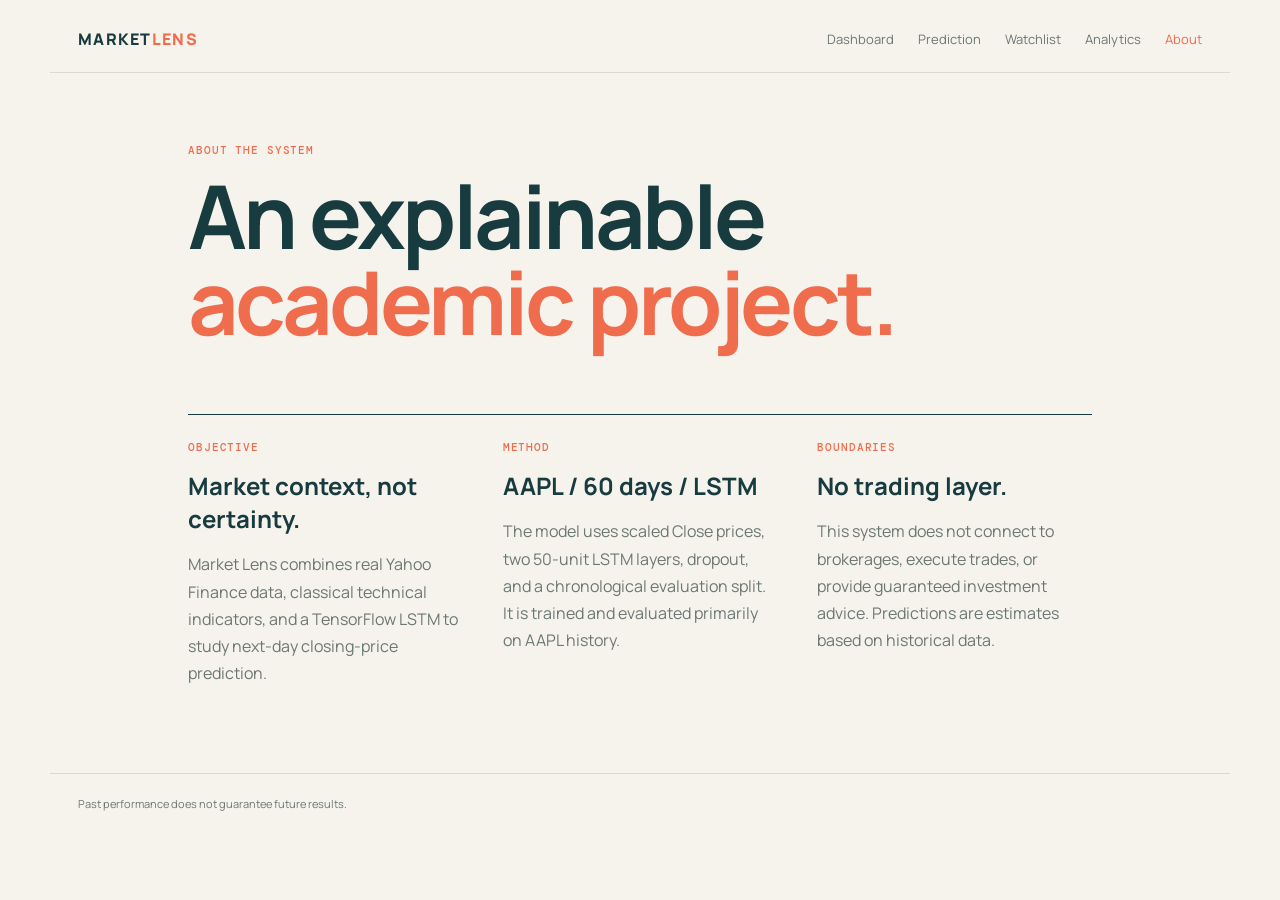
<file: frontend/about.html>
<!doctype html><html lang="en"><head><meta charset="utf-8"><meta name="viewport" content="width=device-width,initial-scale=1"><title>About / Market Lens</title><link rel="stylesheet" href="style.css"></head><body><header><a class="brand" href="index.html">MARKET<span>LENS</span></a><nav><a href="index.html">Dashboard</a><a href="prediction.html">Prediction</a><a href="watchlist.html">Watchlist</a><a href="analytics.html">Analytics</a><a class="active" href="about.html">About</a></nav></header><main class="compact"><section class="hero"><p class="eyebrow">ABOUT THE SYSTEM</p><h1>An explainable<br><em>academic project.</em></h1></section><section class="about-grid"><article><p class="eyebrow">OBJECTIVE</p><h2>Market context, not certainty.</h2><p>Market Lens combines real Yahoo Finance data, classical technical indicators, and a TensorFlow LSTM to study next-day closing-price prediction.</p></article><article><p class="eyebrow">METHOD</p><h2>AAPL / 60 days / LSTM</h2><p>The model uses scaled Close prices, two 50-unit LSTM layers, dropout, and a chronological evaluation split. It is trained and evaluated primarily on AAPL history.</p></article><article><p class="eyebrow">BOUNDARIES</p><h2>No trading layer.</h2><p>This system does not connect to brokerages, execute trades, or provide guaranteed investment advice. Predictions are estimates based on historical data.</p></article></section></main><footer>Past performance does not guarantee future results.</footer></body></html>
</file>
<file: frontend/style.css>
@import url('https://fonts.googleapis.com/css2?family=DM+Mono:wght@400;500&family=Manrope:wght@400;600;700;800&display=swap');
:root{--ink:#173b3f;--coral:#ef6c4d;--paper:#f6f3ed;--line:#ded9cf;--muted:#6c7773}*{box-sizing:border-box}body{margin:0;background:var(--paper);color:var(--ink);font-family:Manrope,sans-serif}header{max-width:1180px;margin:auto;padding:28px 28px 22px;display:flex;align-items:center;justify-content:space-between;border-bottom:1px solid var(--line)}.brand{font-weight:800;letter-spacing:.08em;color:var(--ink);text-decoration:none}.brand span{color:var(--coral)}nav{display:flex;gap:24px}nav a{font-size:13px;color:var(--muted);text-decoration:none}nav a.active,nav a:hover{color:var(--coral)}main{max-width:1180px;margin:auto;padding:70px 28px}.compact{max-width:960px}.hero{padding-bottom:48px}.eyebrow{font:500 11px 'DM Mono',monospace;letter-spacing:.08em;color:var(--coral);margin:0 0 15px}h1{font-size:clamp(44px,7vw,88px);line-height:.98;letter-spacing:-.04em;margin:0 0 22px}h1 em{color:var(--coral);font-style:normal}h2{margin:0;font-size:24px}.lede{max-width:500px;color:var(--muted);line-height:1.7}.search{display:flex;max-width:590px;margin-top:30px;border-bottom:2px solid var(--ink)}input,select,button{border:0;background:transparent;font:600 14px Manrope;color:var(--ink);padding:14px}input{flex:1;min-width:0}select{border-left:1px solid var(--line)}button{background:var(--coral);color:white;cursor:pointer;padding:14px 20px}.message{min-height:24px;color:var(--muted);font-size:13px;margin-bottom:16px}.message.error{color:#b43e2d}.metric-grid{display:grid;grid-template-columns:repeat(5,1fr);gap:1px;background:var(--line);margin:8px 0 58px}.metric,.indicator-grid article{background:var(--paper);padding:24px 18px;min-height:105px}.metric small,.indicator-grid small{display:block;color:var(--muted);font:11px 'DM Mono',monospace;text-transform:uppercase;margin-bottom:14px}.metric strong,.indicator-grid strong{font-size:22px}.panel{border-top:1px solid var(--ink);padding-top:22px;margin:38px 0 60px}.panel-heading{display:flex;justify-content:space-between;align-items:baseline;margin-bottom:25px}.panel-heading span{font:11px 'DM Mono',monospace;color:var(--muted)}canvas{max-height:360px}.indicator-grid{display:grid;grid-template-columns:repeat(5,1fr);gap:1px;background:var(--line)}.prediction-grid{display:grid;grid-template-columns:repeat(4,1fr);gap:1px;background:var(--line);margin:35px 0}.note{border-left:3px solid var(--coral);padding:4px 18px;display:flex;gap:18px;font-size:13px}.note span{color:var(--muted)}.watchlist{border-top:1px solid var(--line)}.watch-row{display:grid;grid-template-columns:1fr 1fr 1fr 1fr 1fr auto;gap:12px;align-items:center;padding:18px 0;border-bottom:1px solid var(--line);font-size:13px}.watch-row button{font-size:11px;padding:8px 10px}.about-grid{display:grid;grid-template-columns:repeat(3,1fr);gap:40px;border-top:1px solid var(--ink);padding-top:25px}.about-grid p:not(.eyebrow){color:var(--muted);line-height:1.7}footer{border-top:1px solid var(--line);max-width:1180px;margin:auto;padding:22px 28px;color:var(--muted);font-size:11px}@media(max-width:700px){header{display:block}nav{gap:12px;flex-wrap:wrap;margin-top:22px}.metric-grid,.indicator-grid,.prediction-grid{grid-template-columns:repeat(2,1fr)}.about-grid{grid-template-columns:1fr}.watch-row{grid-template-columns:1fr 1fr 1fr}.watch-row button{grid-column:span 3;text-align:left}.note{display:block}.note span{display:block;margin-top:8px}}
</file>
